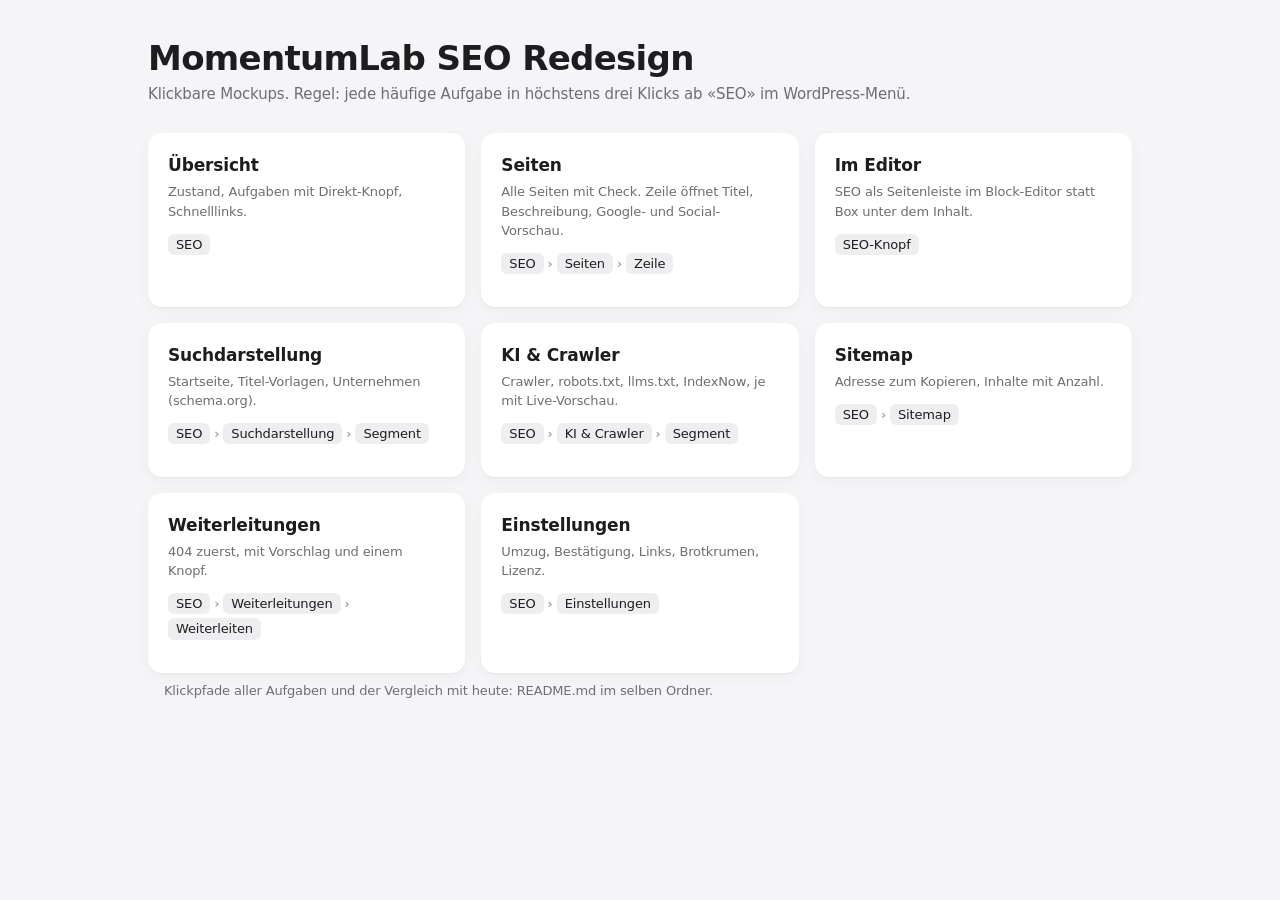
<file: docs/design/index.html>
<!doctype html>
<html lang="de-CH">
<head>
<meta charset="utf-8">
<meta name="viewport" content="width=device-width, initial-scale=1">
<title>MomentumLab SEO Redesign</title>
<link rel="stylesheet" href="assets/mockup.css">
</head>
<body>
<main class="page" style="margin:0 auto">
	<header class="page-head">
		<div>
			<h1>MomentumLab SEO Redesign</h1>
			<p>Klickbare Mockups. Regel: jede häufige Aufgabe in höchstens drei Klicks ab «SEO» im WordPress-Menü.</p>
		</div>
	</header>

	<div class="gallery">
		<a class="card" href="01-uebersicht.html"><h3>Übersicht</h3><p class="sub">Zustand, Aufgaben mit Direkt-Knopf, Schnelllinks.</p><p class="path"><span>SEO</span></p></a>
		<a class="card" href="02-seiten.html"><h3>Seiten</h3><p class="sub">Alle Seiten mit Check. Zeile öffnet Titel, Beschreibung, Google- und Social-Vorschau.</p><p class="path"><span>SEO</span><i>›</i><span>Seiten</span><i>›</i><span>Zeile</span></p></a>
		<a class="card" href="03-editor.html"><h3>Im Editor</h3><p class="sub">SEO als Seitenleiste im Block-Editor statt Box unter dem Inhalt.</p><p class="path"><span>SEO-Knopf</span></p></a>
		<a class="card" href="04-suchdarstellung.html"><h3>Suchdarstellung</h3><p class="sub">Startseite, Titel-Vorlagen, Unternehmen (schema.org).</p><p class="path"><span>SEO</span><i>›</i><span>Suchdarstellung</span><i>›</i><span>Segment</span></p></a>
		<a class="card" href="05-ki-crawler.html"><h3>KI &amp; Crawler</h3><p class="sub">Crawler, robots.txt, llms.txt, IndexNow, je mit Live-Vorschau.</p><p class="path"><span>SEO</span><i>›</i><span>KI &amp; Crawler</span><i>›</i><span>Segment</span></p></a>
		<a class="card" href="06-sitemap.html"><h3>Sitemap</h3><p class="sub">Adresse zum Kopieren, Inhalte mit Anzahl.</p><p class="path"><span>SEO</span><i>›</i><span>Sitemap</span></p></a>
		<a class="card" href="07-weiterleitungen.html"><h3>Weiterleitungen</h3><p class="sub">404 zuerst, mit Vorschlag und einem Knopf.</p><p class="path"><span>SEO</span><i>›</i><span>Weiterleitungen</span><i>›</i><span>Weiterleiten</span></p></a>
		<a class="card" href="08-einstellungen.html"><h3>Einstellungen</h3><p class="sub">Umzug, Bestätigung, Links, Brotkrumen, Lizenz.</p><p class="path"><span>SEO</span><i>›</i><span>Einstellungen</span></p></a>
	</div>
	<p class="hint">Klickpfade aller Aufgaben und der Vergleich mit heute: README.md im selben Ordner.</p>
</main>
</body>
</html>
</file>
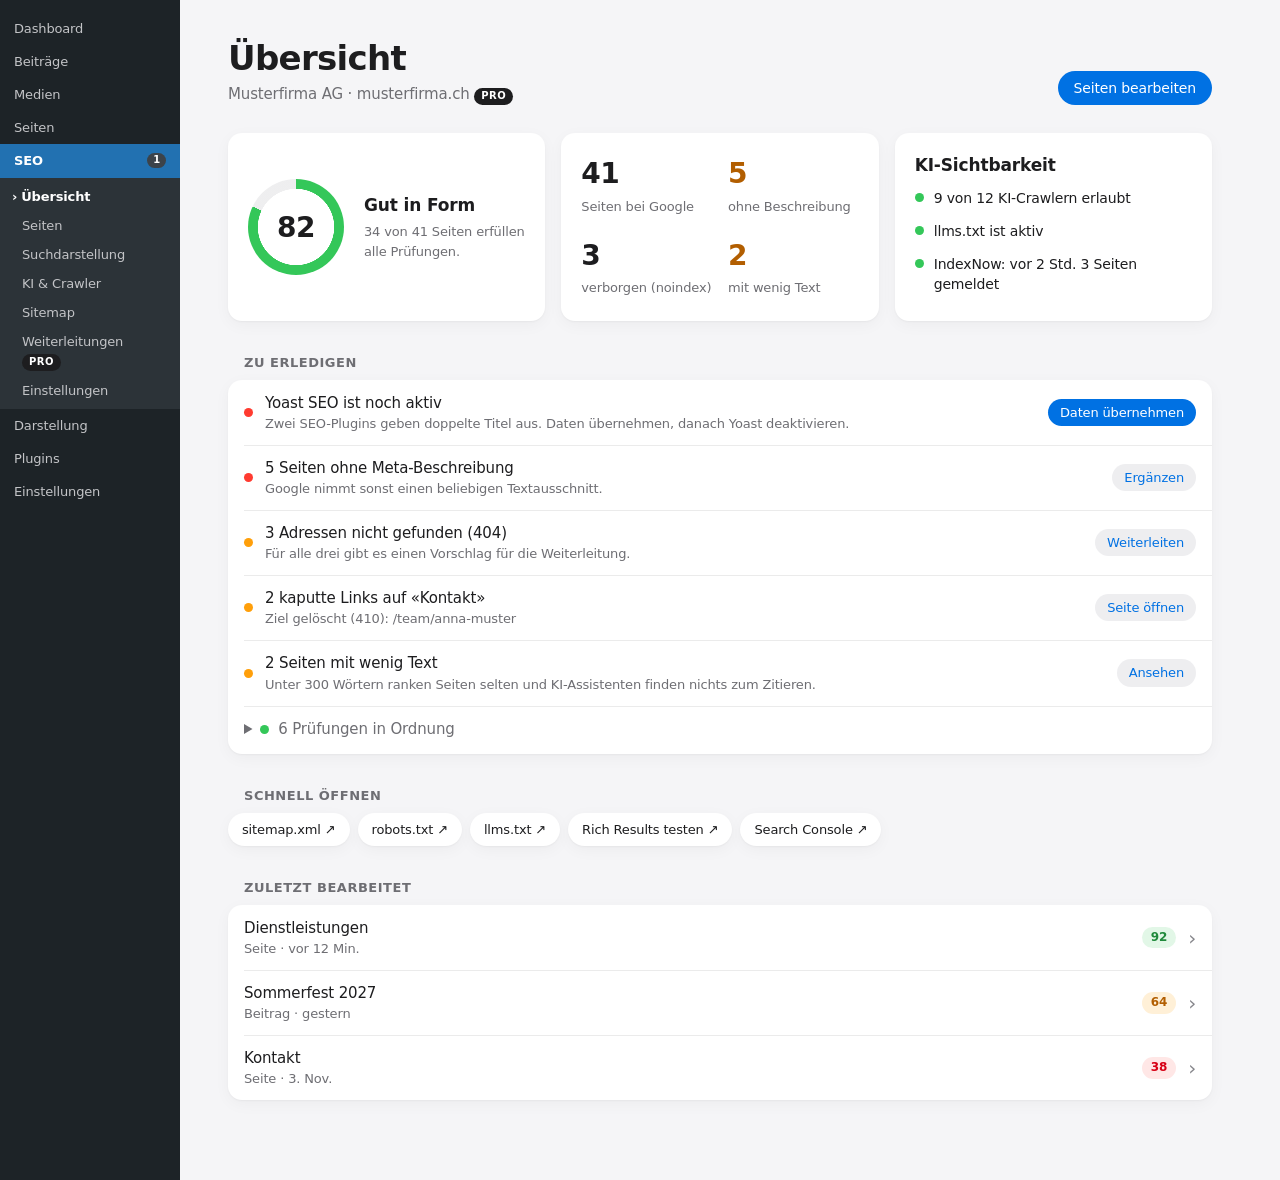
<file: docs/design/01-uebersicht.html>
<!doctype html>
<html lang="de-CH">
<head>
<meta charset="utf-8">
<meta name="viewport" content="width=device-width, initial-scale=1">
<title>SEO Übersicht – Mockup</title>
<link rel="stylesheet" href="assets/mockup.css">
<script src="assets/mockup.js" defer></script>
</head>
<body>
<div class="wp">
	<nav class="wp-menu" data-here="uebersicht" aria-label="WordPress-Menü"></nav>

	<main class="page">
		<header class="page-head">
			<div>
				<h1>Übersicht</h1>
				<p>Musterfirma AG · musterfirma.ch <span class="badge pro">Pro</span></p>
			</div>
			<a class="btn primary" href="02-seiten.html">Seiten bearbeiten</a>
		</header>

		<div class="grid grid-3">
			<section class="card score" aria-label="SEO-Zustand">
				<div class="ring" style="--p: 82"><b>82</b></div>
				<div>
					<h3>Gut in Form</h3>
					<p class="sub">34 von 41 Seiten erfüllen alle Prüfungen.</p>
				</div>
			</section>
			<section class="card grid grid-2" aria-label="Seiten">
				<div class="stat"><b>41</b><span>Seiten bei Google</span></div>
				<div class="stat"><b style="color:var(--ok)">5</b><span>ohne Beschreibung</span></div>
				<div class="stat"><b>3</b><span>verborgen (noindex)</span></div>
				<div class="stat"><b style="color:var(--ok)">2</b><span>mit wenig Text</span></div>
			</section>
			<section class="card" aria-label="KI-Sichtbarkeit">
				<h3>KI-Sichtbarkeit</h3>
				<ul class="checks">
					<li><span class="dot good"></span>9 von 12 KI-Crawlern erlaubt</li>
					<li><span class="dot good"></span>llms.txt ist aktiv</li>
					<li><span class="dot good"></span>IndexNow: vor 2 Std. 3 Seiten gemeldet</li>
				</ul>
			</section>
		</div>

		<h2 class="section">Zu erledigen</h2>
		<div class="group">
			<div class="row">
				<span class="dot bad"></span>
				<div class="label">Yoast SEO ist noch aktiv<small>Zwei SEO-Plugins geben doppelte Titel aus. Daten übernehmen, danach Yoast deaktivieren.</small></div>
				<a class="btn small primary" href="08-einstellungen.html">Daten übernehmen</a>
			</div>
			<div class="row">
				<span class="dot bad"></span>
				<div class="label">5 Seiten ohne Meta-Beschreibung<small>Google nimmt sonst einen beliebigen Textausschnitt.</small></div>
				<a class="btn small" href="02-seiten.html#bearbeiten">Ergänzen</a>
			</div>
			<div class="row">
				<span class="dot ok"></span>
				<div class="label">3 Adressen nicht gefunden (404)<small>Für alle drei gibt es einen Vorschlag für die Weiterleitung.</small></div>
				<a class="btn small" href="07-weiterleitungen.html">Weiterleiten</a>
			</div>
			<div class="row">
				<span class="dot ok"></span>
				<div class="label">2 kaputte Links auf «Kontakt»<small>Ziel gelöscht (410): /team/anna-muster</small></div>
				<a class="btn small" href="03-editor.html">Seite öffnen</a>
			</div>
			<div class="row">
				<span class="dot ok"></span>
				<div class="label">2 Seiten mit wenig Text<small>Unter 300 Wörtern ranken Seiten selten und KI-Assistenten finden nichts zum Zitieren.</small></div>
				<a class="btn small" href="02-seiten.html">Ansehen</a>
			</div>
			<details class="row stack">
				<summary style="cursor:pointer;color:var(--text-2)"><span class="dot good"></span>&nbsp; 6 Prüfungen in Ordnung</summary>
				<ul class="checks" style="margin-top:8px">
					<li><span class="dot good"></span>Suchmaschinen dürfen die Website indexieren.</li>
					<li><span class="dot good"></span>Lesbare Adressen (Permalinks) sind aktiv.</li>
					<li><span class="dot good"></span>Die Website nutzt HTTPS.</li>
					<li><span class="dot good"></span>robots.txt wird im Hauptverzeichnis ausgeliefert.</li>
					<li><span class="dot good"></span>Google, Bing und KI-Crawler erreichen die Website (geprüft heute 08:12).</li>
					<li><span class="dot good"></span>Google Search Console ist bestätigt.</li>
				</ul>
			</details>
		</div>

		<h2 class="section">Schnell öffnen</h2>
		<div class="chips">
			<a class="chip" href="#">sitemap.xml ↗</a>
			<a class="chip" href="#">robots.txt ↗</a>
			<a class="chip" href="#">llms.txt ↗</a>
			<a class="chip" href="#">Rich Results testen ↗</a>
			<a class="chip" href="#">Search Console ↗</a>
		</div>

		<h2 class="section">Zuletzt bearbeitet</h2>
		<div class="group">
			<a class="row link" href="02-seiten.html#bearbeiten" style="color:inherit;text-decoration:none">
				<div class="label">Dienstleistungen<small>Seite · vor 12 Min.</small></div>
				<span class="badge good">92</span>
			</a>
			<a class="row link" href="02-seiten.html#bearbeiten" style="color:inherit;text-decoration:none">
				<div class="label">Sommerfest 2027<small>Beitrag · gestern</small></div>
				<span class="badge ok">64</span>
			</a>
			<a class="row link" href="02-seiten.html#bearbeiten" style="color:inherit;text-decoration:none">
				<div class="label">Kontakt<small>Seite · 3. Nov.</small></div>
				<span class="badge bad">38</span>
			</a>
		</div>
	</main>
</div>
</body>
</html>
</file>
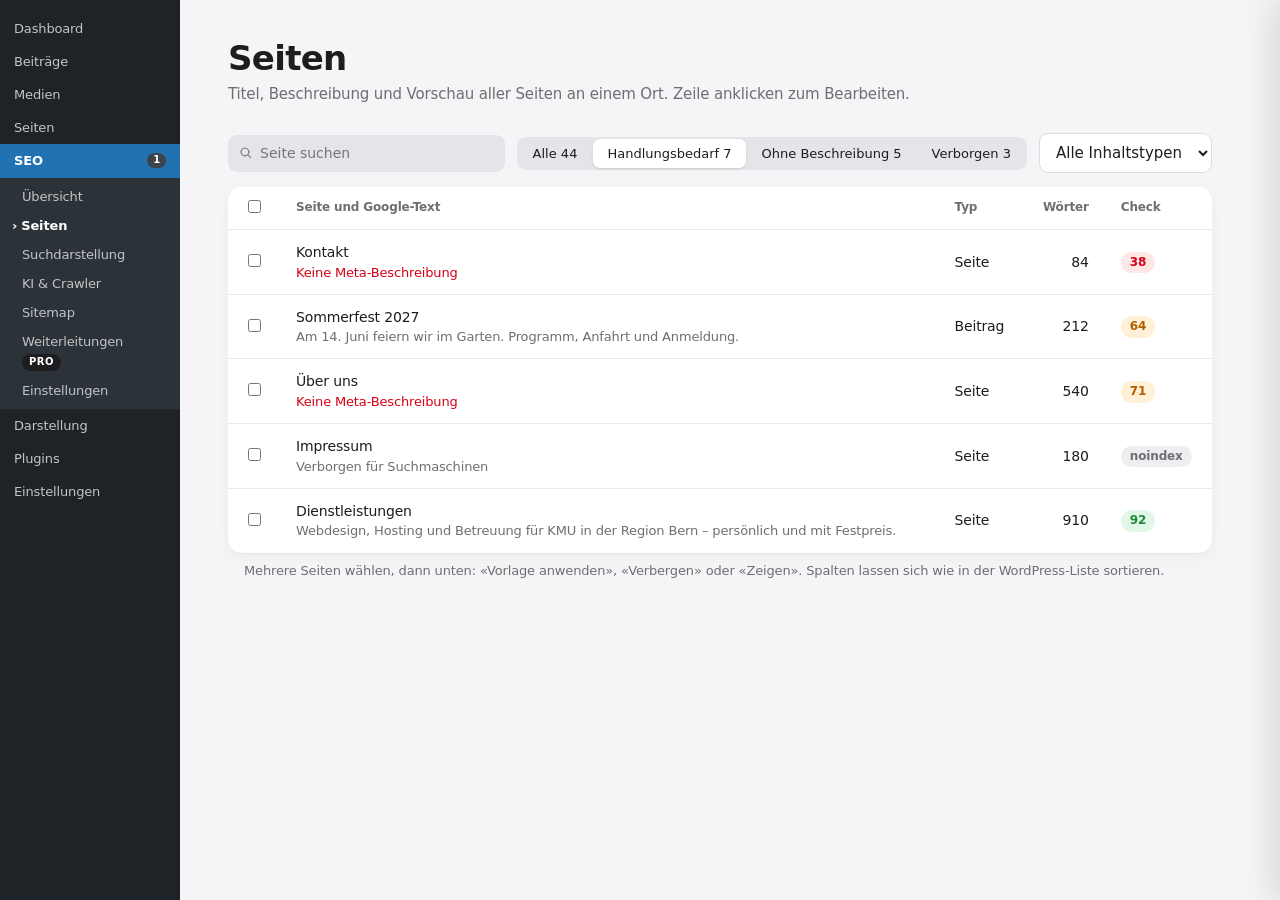
<file: docs/design/02-seiten.html>
<!doctype html>
<html lang="de-CH">
<head>
<meta charset="utf-8">
<meta name="viewport" content="width=device-width, initial-scale=1">
<title>SEO Seiten – Mockup</title>
<link rel="stylesheet" href="assets/mockup.css">
<script src="assets/mockup.js" defer></script>
</head>
<body>
<div class="wp">
	<nav class="wp-menu" data-here="seiten" aria-label="WordPress-Menü"></nav>

	<main class="page">
		<header class="page-head">
			<div>
				<h1>Seiten</h1>
				<p>Titel, Beschreibung und Vorschau aller Seiten an einem Ort. Zeile anklicken zum Bearbeiten.</p>
			</div>
		</header>

		<div class="toolbar">
			<input class="search" type="search" placeholder="Seite suchen" aria-label="Seite suchen">
			<div class="seg" role="tablist" data-scope="none" aria-label="Filter">
				<button data-seg="alle" aria-selected="false">Alle 44</button>
				<button data-seg="todo" aria-selected="true">Handlungsbedarf 7</button>
				<button data-seg="leer" aria-selected="false">Ohne Beschreibung 5</button>
				<button data-seg="noindex" aria-selected="false">Verborgen 3</button>
			</div>
			<select aria-label="Inhaltstyp" style="width:auto">
				<option>Alle Inhaltstypen</option><option>Seiten</option><option>Beiträge</option><option>Produkte</option><option>Kategorien</option>
			</select>
		</div>

		<div class="group">
			<table class="list">
				<thead>
					<tr>
						<th style="width:32px"><input type="checkbox" aria-label="Alle wählen"></th>
						<th>Seite und Google-Text</th>
						<th class="hide-s">Typ</th>
						<th class="hide-s num">Wörter</th>
						<th>Check</th>
					</tr>
				</thead>
				<tbody>
					<tr data-open-sheet="Kontakt">
						<td><input type="checkbox" aria-label="Kontakt wählen" onclick="event.stopPropagation()"></td>
						<td><div class="t">Kontakt</div><div class="d" style="color:var(--bad)">Keine Meta-Beschreibung</div></td>
						<td class="hide-s">Seite</td><td class="hide-s num">84</td>
						<td><span class="badge bad">38</span></td>
					</tr>
					<tr data-open-sheet="Sommerfest 2027">
						<td><input type="checkbox" aria-label="Sommerfest wählen" onclick="event.stopPropagation()"></td>
						<td><div class="t">Sommerfest 2027</div><div class="d">Am 14. Juni feiern wir im Garten. Programm, Anfahrt und Anmeldung.</div></td>
						<td class="hide-s">Beitrag</td><td class="hide-s num">212</td>
						<td><span class="badge ok">64</span></td>
					</tr>
					<tr data-open-sheet="Über uns">
						<td><input type="checkbox" aria-label="Über uns wählen" onclick="event.stopPropagation()"></td>
						<td><div class="t">Über uns</div><div class="d" style="color:var(--bad)">Keine Meta-Beschreibung</div></td>
						<td class="hide-s">Seite</td><td class="hide-s num">540</td>
						<td><span class="badge ok">71</span></td>
					</tr>
					<tr data-open-sheet="Impressum">
						<td><input type="checkbox" aria-label="Impressum wählen" onclick="event.stopPropagation()"></td>
						<td><div class="t">Impressum</div><div class="d">Verborgen für Suchmaschinen</div></td>
						<td class="hide-s">Seite</td><td class="hide-s num">180</td>
						<td><span class="badge">noindex</span></td>
					</tr>
					<tr data-open-sheet="Dienstleistungen">
						<td><input type="checkbox" aria-label="Dienstleistungen wählen" onclick="event.stopPropagation()"></td>
						<td><div class="t">Dienstleistungen</div><div class="d">Webdesign, Hosting und Betreuung für KMU in der Region Bern – persönlich und mit Festpreis.</div></td>
						<td class="hide-s">Seite</td><td class="hide-s num">910</td>
						<td><span class="badge good">92</span></td>
					</tr>
				</tbody>
			</table>
		</div>
		<p class="hint">Mehrere Seiten wählen, dann unten: «Vorlage anwenden», «Verbergen» oder «Zeigen». Spalten lassen sich wie in der WordPress-Liste sortieren.</p>
	</main>
</div>

<!-- Sheet: alles für eine Seite auf einem Blick, ohne Reiter. -->
<div class="scrim" data-close-sheet></div>
<aside class="sheet" role="dialog" aria-modal="true" aria-labelledby="sheet-title">
	<div class="sheet-head">
		<button class="btn plain" data-close-sheet>Abbrechen</button>
		<h2 id="sheet-title" data-sheet-title>Kontakt</h2>
		<div style="display:flex;gap:8px">
			<a class="btn small hide-s" href="03-editor.html">Im Editor ↗</a>
			<button class="btn small primary" data-close-sheet>Sichern</button>
		</div>
	</div>
	<div class="sheet-body">
		<div>
			<label class="field">
				<span>SEO-Titel <em></em></span>
				<input type="text" data-bind="title" data-min="30" data-max="60" value="Kontakt – Musterfirma AG in Bern">
				<div class="meter"><i></i></div>
			</label>
			<label class="field">
				<span>Meta-Beschreibung <em></em></span>
				<textarea data-bind="desc" data-min="120" data-max="160" placeholder="Worum geht es auf der Seite? 120 bis 160 Zeichen."></textarea>
				<div class="meter"><i></i></div>
			</label>
			<label class="field">
				<span>Fokus-Keyword</span>
				<input type="text" value="Webdesign Bern">
			</label>

			<div class="group">
				<div class="row">
					<div class="label">Bei Google zeigen<small>Aus: Die Seite erhält noindex.</small></div>
					<label class="switch"><input type="checkbox" checked aria-label="Bei Google zeigen"><span></span></label>
				</div>
				<div class="row">
					<div class="label">In llms.txt für KI-Assistenten</div>
					<select class="inline-input" aria-label="llms.txt"><option>Unter Seiten</option><option>Optional</option><option>Nicht aufführen</option></select>
				</div>
				<details class="row stack">
					<summary style="cursor:pointer">Erweitert</summary>
					<div style="margin-top:12px">
						<label class="field"><span>Canonical-Adresse</span><input type="url" placeholder="Nur wenn der Inhalt auch unter einer anderen Adresse steht"></label>
						<label class="field"><span>Seitentyp (schema.org)</span><select><option>Webseite (Standard)</option><option>Kontaktseite</option><option>Über-uns-Seite</option><option>FAQ-Seite</option></select></label>
						<label class="field"><span>Titel in den Brotkrumen</span><input type="text" placeholder="Kontakt"></label>
					</div>
				</details>
			</div>
		</div>

		<div>
			<h2 class="section" style="margin-top:0">Google-Vorschau</h2>
			<div class="card serp">
				<div class="site"><span class="fav">M</span><div>Musterfirma AG<div class="crumb">musterfirma.ch › kontakt</div></div></div>
				<div class="title" data-show="title"></div>
				<div class="desc" data-show="desc" data-empty="Musterfirma AG · Bahnhofstrasse 1 · 3000 Bern · Telefon 031 123 45 67 · Schreiben Sie uns, wir antworten innert eines Arbeitstages …"></div>
			</div>

			<h2 class="section">Social-Vorschau</h2>
			<div class="og">
				<div class="img">Musterfirma</div>
				<div class="meta">
					<div class="host">musterfirma.ch</div>
					<div class="ttl" data-show="title"></div>
					<div class="dsc" data-show="desc" data-empty="Musterfirma AG · Bahnhofstrasse 1 · 3000 Bern"></div>
				</div>
			</div>
			<p class="hint"><a href="#">Eigenes Bild oder eigenen Text für Social Media</a></p>

			<h2 class="section">SEO-Check</h2>
			<div class="card">
				<ul class="checks">
					<li><span class="dot bad"></span>Meta-Beschreibung fehlt.</li>
					<li><span class="dot bad"></span>Nur 84 Wörter. Ab 300 Wörtern kann eine Seite eine Frage gut beantworten.</li>
					<li><span class="dot ok"></span>Fokus-Keyword nicht in der ersten Überschrift.</li>
					<li><span class="dot good"></span>Titel hat eine gute Länge.</li>
					<li><span class="dot good"></span>Social-Bild vorhanden.</li>
				</ul>
			</div>

			<h2 class="section">Rich Results (schema.org)</h2>
			<div class="group">
				<div class="row"><span class="dot good"></span><div class="label">Brotkrumen</div><span class="value">Start › Kontakt</span></div>
				<div class="row"><span class="dot good"></span><div class="label">Unternehmen mit Adresse</div><span class="value">aus Suchdarstellung</span></div>
				<div class="row"><span class="dot"></span><div class="label">Event oder eigenes Schema</div><span class="badge pro">Pro</span></div>
			</div>
		</div>
	</div>
</aside>
</body>
</html>
</file>
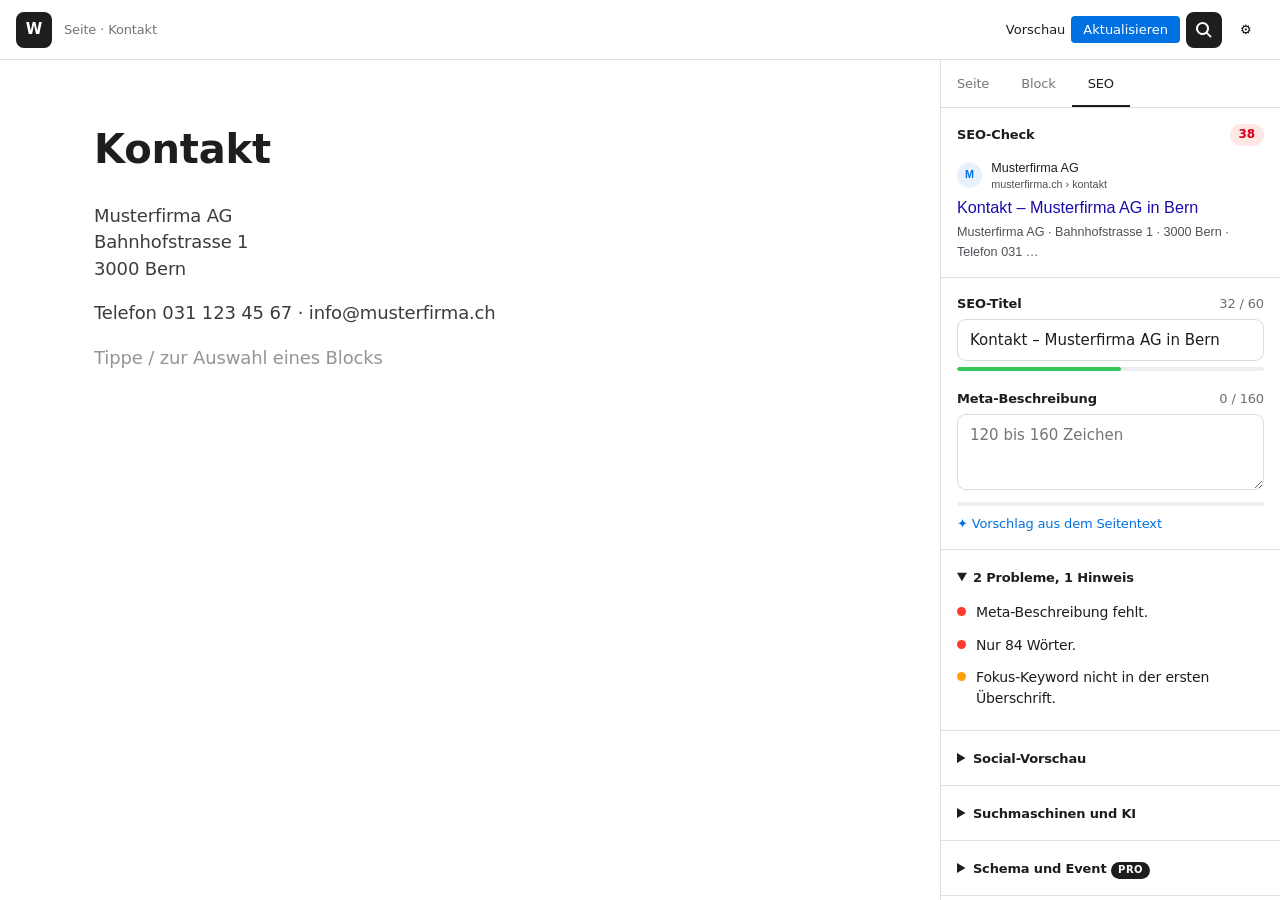
<file: docs/design/03-editor.html>
<!doctype html>
<html lang="de-CH">
<head>
<meta charset="utf-8">
<meta name="viewport" content="width=device-width, initial-scale=1">
<title>SEO im Editor – Mockup</title>
<link rel="stylesheet" href="assets/mockup.css">
<script src="assets/mockup.js" defer></script>
</head>
<body>
<div class="editor">
	<header class="editor-top">
		<div style="display:flex;align-items:center;gap:12px">
			<a href="01-uebersicht.html" class="icon-btn" style="background:#1e1e1e;color:#fff;font-weight:700" aria-label="Zurück">W</a>
			<span style="color:#757575;font-size:13px">Seite · Kontakt</span>
		</div>
		<div style="display:flex;align-items:center;gap:6px">
			<button class="btn small plain" style="color:#1e1e1e">Vorschau</button>
			<button class="btn small primary" style="border-radius:4px">Aktualisieren</button>
			<button class="icon-btn on" aria-pressed="true" aria-label="SEO (Klick 1)" title="SEO – Punktzahl 38">
				<svg width="20" height="20" viewBox="0 0 20 20" aria-hidden="true"><path fill="currentColor" d="M8.5 2a6.5 6.5 0 0 1 5.2 10.4l4 4-1.3 1.3-4-4A6.5 6.5 0 1 1 8.5 2Zm0 2a4.5 4.5 0 1 0 0 9 4.5 4.5 0 0 0 0-9Z"/></svg>
			</button>
			<button class="icon-btn" aria-label="Einstellungen">⚙︎</button>
		</div>
	</header>

	<section class="editor-canvas" aria-label="Inhalt">
		<h1>Kontakt</h1>
		<p>Musterfirma AG<br>Bahnhofstrasse 1<br>3000 Bern</p>
		<p>Telefon 031 123 45 67 · info@musterfirma.ch</p>
		<p style="color:#949494">Tippe / zur Auswahl eines Blocks</p>
	</section>

	<aside class="editor-side" aria-label="SEO">
		<div class="side-tabs"><span>Seite</span><span>Block</span><span class="on">SEO</span></div>

		<div class="panel">
			<h4>SEO-Check <span class="badge bad">38</span></h4>
			<div class="serp" style="transform:scale(.9);transform-origin:left top;margin-bottom:-12px">
				<div class="site"><span class="fav">M</span><div>Musterfirma AG<div class="crumb">musterfirma.ch › kontakt</div></div></div>
				<div class="title" data-show="title" style="font-size:18px"></div>
				<div class="desc" data-show="desc" data-empty="Musterfirma AG · Bahnhofstrasse 1 · 3000 Bern · Telefon 031 …"></div>
			</div>
		</div>

		<div class="panel">
			<label class="field">
				<span>SEO-Titel <em></em></span>
				<input type="text" data-bind="title" data-min="30" data-max="60" value="Kontakt – Musterfirma AG in Bern">
				<div class="meter"><i></i></div>
			</label>
			<label class="field" style="margin-bottom:0">
				<span>Meta-Beschreibung <em></em></span>
				<textarea data-bind="desc" data-min="120" data-max="160" placeholder="120 bis 160 Zeichen"></textarea>
				<div class="meter"><i></i></div>
			</label>
			<p class="hint" style="margin:8px 0 0"><a href="#">✦ Vorschlag aus dem Seitentext</a></p>
		</div>

		<details class="panel" open>
			<summary><b style="font-size:13px">2 Probleme, 1 Hinweis</b></summary>
			<ul class="checks" style="margin-top:8px">
				<li><span class="dot bad"></span>Meta-Beschreibung fehlt.</li>
				<li><span class="dot bad"></span>Nur 84 Wörter.</li>
				<li><span class="dot ok"></span>Fokus-Keyword nicht in der ersten Überschrift.</li>
			</ul>
		</details>

		<details class="panel">
			<summary><b style="font-size:13px">Social-Vorschau</b></summary>
			<div class="og" style="margin-top:12px">
				<div class="img" style="font-size:16px">Musterfirma</div>
				<div class="meta"><div class="host">musterfirma.ch</div><div class="ttl" data-show="title"></div></div>
			</div>
		</details>

		<details class="panel">
			<summary><b style="font-size:13px">Suchmaschinen und KI</b></summary>
			<div class="row" style="padding:12px 0 0"><div class="label">Bei Google zeigen</div><label class="switch"><input type="checkbox" checked aria-label="Bei Google zeigen"><span></span></label></div>
			<div class="row" style="padding:12px 0 0"><div class="label">In llms.txt</div><span class="value">Unter Seiten</span></div>
		</details>

		<details class="panel">
			<summary><b style="font-size:13px">Schema und Event</b> <span class="badge pro">Pro</span></summary>
			<p class="hint" style="margin:8px 0 0">Seitentyp, Event mit Datum und Ort, eigenes JSON-LD.</p>
		</details>
	</aside>
</div>
</body>
</html>
</file>
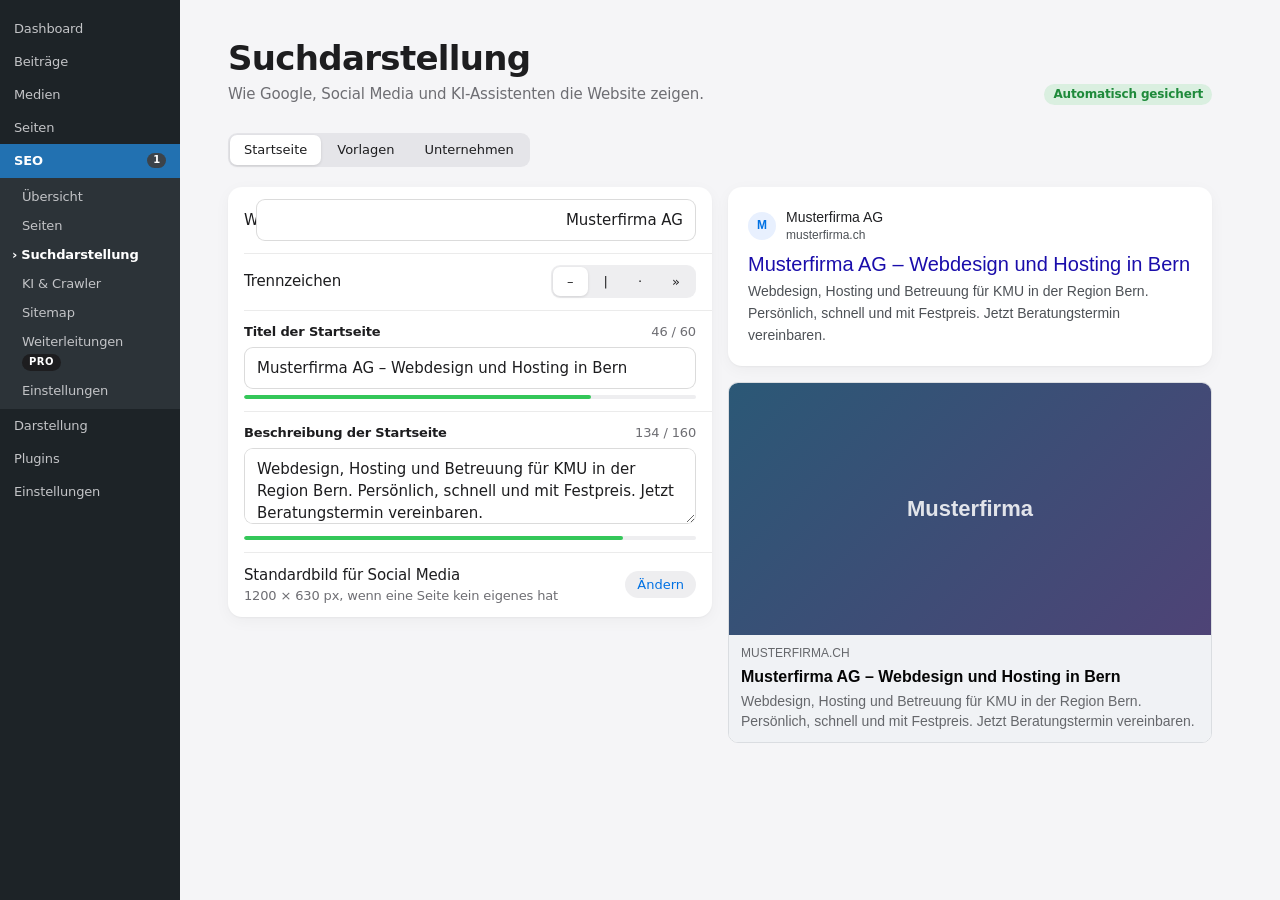
<file: docs/design/04-suchdarstellung.html>
<!doctype html>
<html lang="de-CH">
<head>
<meta charset="utf-8">
<meta name="viewport" content="width=device-width, initial-scale=1">
<title>Suchdarstellung – Mockup</title>
<link rel="stylesheet" href="assets/mockup.css">
<script src="assets/mockup.js" defer></script>
</head>
<body>
<div class="wp">
	<nav class="wp-menu" data-here="suche" aria-label="WordPress-Menü"></nav>

	<main class="page" id="suche">
		<header class="page-head">
			<div>
				<h1>Suchdarstellung</h1>
				<p>Wie Google, Social Media und KI-Assistenten die Website zeigen.</p>
			</div>
			<span class="badge good">Automatisch gesichert</span>
		</header>

		<div class="seg" role="tablist" data-scope="suche" aria-label="Bereich">
			<button data-seg="startseite" aria-selected="true">Startseite</button>
			<button data-seg="vorlagen" aria-selected="false">Vorlagen</button>
			<button data-seg="unternehmen" aria-selected="false">Unternehmen</button>
		</div>

		<!-- Startseite -->
		<div data-panel="startseite">
			<div class="grid grid-2" style="margin-top:20px">
				<div>
					<div class="group">
						<div class="row"><div class="label">Websitename</div><input class="inline-input" type="text" value="Musterfirma AG" aria-label="Websitename"></div>
						<div class="row"><div class="label">Trennzeichen</div>
							<div class="seg" data-scope="none" aria-label="Trennzeichen"><button data-seg="a" aria-selected="true">–</button><button data-seg="b" aria-selected="false">|</button><button data-seg="c" aria-selected="false">·</button><button data-seg="d" aria-selected="false">»</button></div>
						</div>
						<div class="row stack">
							<label class="field" style="margin:0"><span>Titel der Startseite <em></em></span><input type="text" data-bind="title" data-min="30" data-max="60" value="Musterfirma AG – Webdesign und Hosting in Bern"><div class="meter"><i></i></div></label>
						</div>
						<div class="row stack">
							<label class="field" style="margin:0"><span>Beschreibung der Startseite <em></em></span><textarea data-bind="desc" data-min="120" data-max="160">Webdesign, Hosting und Betreuung für KMU in der Region Bern. Persönlich, schnell und mit Festpreis. Jetzt Beratungstermin vereinbaren.</textarea><div class="meter"><i></i></div></label>
						</div>
						<div class="row"><div class="label">Standardbild für Social Media<small>1200 × 630 px, wenn eine Seite kein eigenes hat</small></div><button class="btn small">Ändern</button></div>
					</div>
				</div>
				<div>
					<div class="card serp">
						<div class="site"><span class="fav">M</span><div>Musterfirma AG<div class="crumb">musterfirma.ch</div></div></div>
						<div class="title" data-show="title"></div>
						<div class="desc" data-show="desc"></div>
					</div>
					<div class="og" style="margin-top:16px">
						<div class="img">Musterfirma</div>
						<div class="meta"><div class="host">musterfirma.ch</div><div class="ttl" data-show="title"></div><div class="dsc" data-show="desc"></div></div>
					</div>
				</div>
			</div>
		</div>

		<!-- Vorlagen -->
		<div data-panel="vorlagen" hidden>
			<p class="hint" style="margin:16px 16px 0">Gilt für alle Seiten ohne eigenen Titel. Variablen antippen, um sie einzufügen: <code>%title%</code> <code>%sep%</code> <code>%sitename%</code> <code>%category%</code> <code>%currentyear%</code></p>
			<h2 class="section">Inhaltstypen</h2>
			<div class="group">
				<div class="row link"><div class="label">Seiten<small>%title% %sep% %sitename%</small></div><span class="badge good">bei Google</span></div>
				<div class="row link"><div class="label">Beiträge<small>%title% %sep% %category% %sep% %sitename% · Artikeltyp: BlogPosting</small></div><span class="badge good">bei Google</span></div>
				<div class="row link"><div class="label">Produkte<small>%title% – jetzt kaufen %sep% %sitename%</small></div><span class="badge good">bei Google</span></div>
				<div class="row link"><div class="label">Kategorien<small>%term% %sep% %sitename%</small></div><span class="badge good">bei Google</span></div>
				<div class="row link"><div class="label">Schlagwörter</div><span class="badge">verborgen</span></div>
			</div>
			<h2 class="section">Archive</h2>
			<div class="group">
				<div class="row"><div class="label">Autorenseiten</div><select class="inline-input" aria-label="Autorenseiten"><option>Verbergen</option><option>Zeigen</option><option>Abschalten</option></select></div>
				<div class="row"><div class="label">Datumsarchive</div><select class="inline-input" aria-label="Datumsarchive"><option>Abschalten</option><option>Verbergen</option><option>Zeigen</option></select></div>
				<div class="row"><div class="label">Leere Kategorien und Schlagwörter verbergen</div><label class="switch"><input type="checkbox" checked aria-label="Leere verbergen"><span></span></label></div>
			</div>
		</div>

		<!-- Unternehmen -->
		<div data-panel="unternehmen" hidden>
			<div class="grid grid-2" style="margin-top:20px">
				<div>
					<div class="group">
						<div class="row"><div class="label">Art</div><select class="inline-input" aria-label="Art"><option>Dienstleister (ProfessionalService)</option><option>Organisation</option><option>Person</option><option>Restaurant</option></select></div>
						<div class="row"><div class="label">Name</div><input class="inline-input" type="text" value="Musterfirma AG" aria-label="Name"></div>
						<div class="row"><div class="label">Logo</div><button class="btn small">Ändern</button></div>
						<div class="row"><div class="label">Adresse</div><span class="value">Bahnhofstrasse 1, 3000 Bern ›</span></div>
						<div class="row"><div class="label">Öffnungszeiten</div><input class="inline-input" type="text" value="Mo-Fr 08:00-12:00, 13:30-17:30" aria-label="Öffnungszeiten"></div>
						<div class="row"><div class="label">Telefon und E-Mail</div><span class="value">031 123 45 67 ›</span></div>
						<div class="row"><div class="label">Profile</div><span class="value">LinkedIn, Instagram ›</span></div>
					</div>
					<p class="hint">Google nutzt das für das Firmenprofil rechts in der Suche, KI-Assistenten für Fragen zu Ihnen.</p>
				</div>
				<div>
					<div class="card">
						<h3>Musterfirma AG</h3>
						<p class="sub">Webdesign-Agentur in Bern</p>
						<ul class="checks" style="margin-top:10px">
							<li>📍 Bahnhofstrasse 1, 3000 Bern</li>
							<li>🕘 Geöffnet · schliesst um 17:30</li>
							<li>📞 031 123 45 67</li>
						</ul>
					</div>
					<details class="card" style="margin-top:16px">
						<summary style="cursor:pointer;font-weight:600">schema.org (JSON-LD) ansehen</summary>
						<pre class="code" style="margin-top:12px"><span class="k">"@type"</span>: <span class="g">"ProfessionalService"</span>,
<span class="k">"name"</span>: <span class="g">"Musterfirma AG"</span>,
<span class="k">"openingHoursSpecification"</span>: [ … ],
<span class="k">"address"</span>: { <span class="k">"addressLocality"</span>: <span class="g">"Bern"</span> }</pre>
					</details>
				</div>
			</div>
		</div>
	</main>
</div>
</body>
</html>
</file>
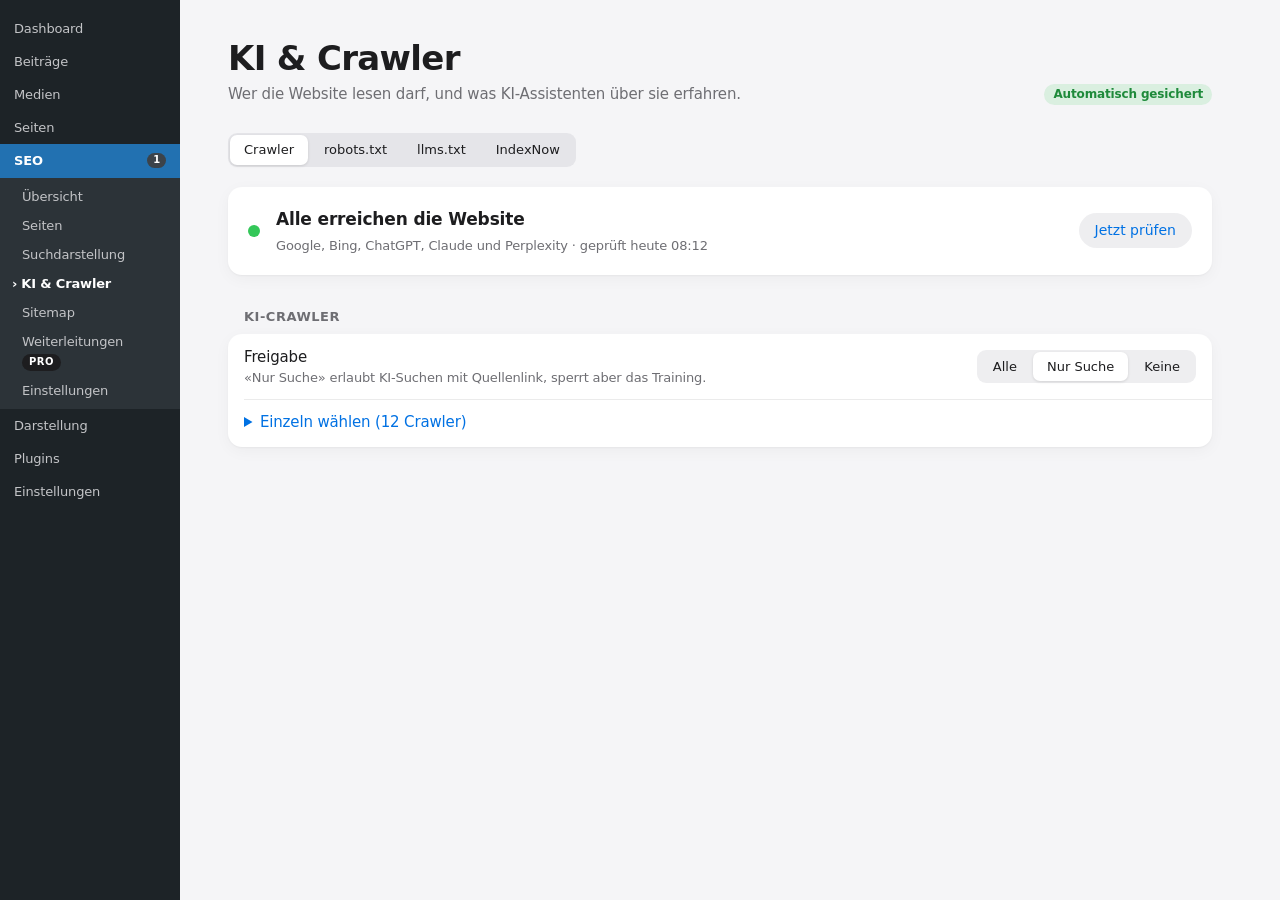
<file: docs/design/05-ki-crawler.html>
<!doctype html>
<html lang="de-CH">
<head>
<meta charset="utf-8">
<meta name="viewport" content="width=device-width, initial-scale=1">
<title>KI und Crawler – Mockup</title>
<link rel="stylesheet" href="assets/mockup.css">
<script src="assets/mockup.js" defer></script>
</head>
<body>
<div class="wp">
	<nav class="wp-menu" data-here="ki" aria-label="WordPress-Menü"></nav>

	<main class="page" id="ki">
		<header class="page-head">
			<div>
				<h1>KI &amp; Crawler</h1>
				<p>Wer die Website lesen darf, und was KI-Assistenten über sie erfahren.</p>
			</div>
			<span class="badge good">Automatisch gesichert</span>
		</header>

		<div class="seg" role="tablist" data-scope="ki" aria-label="Bereich">
			<button data-seg="crawler" aria-selected="true">Crawler</button>
			<button data-seg="robots" aria-selected="false">robots.txt</button>
			<button data-seg="llms" aria-selected="false">llms.txt</button>
			<button data-seg="indexnow" aria-selected="false">IndexNow</button>
		</div>

		<!-- Crawler -->
		<div data-panel="crawler">
			<div class="card" style="margin-top:20px;display:flex;align-items:center;gap:16px;flex-wrap:wrap">
				<span class="dot good" style="width:12px;height:12px"></span>
				<div style="flex:1">
					<h3>Alle erreichen die Website</h3>
					<p class="sub">Google, Bing, ChatGPT, Claude und Perplexity · geprüft heute 08:12</p>
				</div>
				<button class="btn">Jetzt prüfen</button>
			</div>

			<h2 class="section">KI-Crawler</h2>
			<div class="group">
				<div class="row">
					<div class="label">Freigabe<small>«Nur Suche» erlaubt KI-Suchen mit Quellenlink, sperrt aber das Training.</small></div>
					<div class="seg" data-scope="none" aria-label="Freigabe">
						<button data-seg="all" aria-selected="false">Alle</button>
						<button data-seg="search" aria-selected="true">Nur Suche</button>
						<button data-seg="none" aria-selected="false">Keine</button>
					</div>
				</div>
				<details class="row stack">
					<summary style="cursor:pointer;color:var(--blue)">Einzeln wählen (12 Crawler)</summary>
					<div style="margin-top:8px">
						<div class="row"><div class="label">OpenAI<small>ChatGPT-Suche, ChatGPT-Browsing</small></div><label class="switch"><input type="checkbox" checked aria-label="OpenAI Suche"><span></span></label></div>
						<div class="row"><div class="label">OpenAI Training<small>GPTBot</small></div><label class="switch"><input type="checkbox" aria-label="GPTBot"><span></span></label></div>
						<div class="row"><div class="label">Anthropic<small>Claude-Suche, Claude-Browsing</small></div><label class="switch"><input type="checkbox" checked aria-label="Anthropic Suche"><span></span></label></div>
						<div class="row"><div class="label">Perplexity<small>Suche, Browsing</small></div><label class="switch"><input type="checkbox" checked aria-label="Perplexity"><span></span></label></div>
						<div class="row"><div class="label">Google Gemini Training<small>Google-Extended</small></div><label class="switch"><input type="checkbox" aria-label="Google-Extended"><span></span></label></div>
						<div class="row"><div class="label">Weitere Trainings-Crawler<small>Apple, Meta, Common Crawl, ClaudeBot</small></div><label class="switch"><input type="checkbox" aria-label="Weitere"><span></span></label></div>
					</div>
				</details>
			</div>
		</div>

		<!-- robots.txt -->
		<div data-panel="robots" hidden>
			<div class="grid grid-2" style="margin-top:20px">
				<div>
					<label class="field"><span>Eigene Regeln</span><textarea rows="6" placeholder="Disallow: /intern/"></textarea></label>
					<p class="hint" style="margin:0">Die Regeln für KI-Crawler und die Sitemaps trägt das Plugin selbst ein.</p>
				</div>
				<div>
					<div style="display:flex;justify-content:space-between;align-items:center;margin-bottom:8px"><b>So sieht robots.txt aus</b><a href="#">Öffnen ↗</a></div>
<pre class="code"><span class="k">User-agent:</span> *
<span class="k">Disallow:</span> /wp-admin/
<span class="k">Allow:</span> /wp-admin/admin-ajax.php

<span class="c"># KI-Crawler (MomentumLab SEO)</span>
<span class="k">User-agent:</span> GPTBot
<span class="r">Disallow: /</span>
<span class="k">User-agent:</span> OAI-SearchBot
<span class="g">Allow: /</span>
…
<span class="k">Sitemap:</span> https://musterfirma.ch/wp-sitemap.xml
<span class="k">Sitemap:</span> https://musterfirma.ch/sitemap-images.xml</pre>
				</div>
			</div>
		</div>

		<!-- llms.txt -->
		<div data-panel="llms" hidden>
			<div class="grid grid-2" style="margin-top:20px">
				<div>
					<div class="group">
						<div class="row"><div class="label">llms.txt anbieten</div><label class="switch"><input type="checkbox" checked aria-label="llms.txt"><span></span></label></div>
						<div class="row"><div class="label">llms-full.txt<small>Die ganze Website als Text</small></div><span class="badge pro">Pro</span><label class="switch"><input type="checkbox" checked aria-label="llms-full.txt"><span></span></label></div>
						<div class="row stack"><label class="field" style="margin:0"><span>Zusammenfassung</span><textarea>Musterfirma AG gestaltet und betreut Websites für KMU in der Region Bern.</textarea></label></div>
						<div class="row stack"><label class="field" style="margin:0"><span>Wichtige Fakten</span><textarea>Gegründet 2012 · 8 Mitarbeitende · Festpreis-Angebote</textarea></label></div>
					</div>
					<p class="hint">Welche Seiten erscheinen, wählen Sie pro Seite unter <a href="02-seiten.html">Seiten</a>.</p>
				</div>
				<div>
					<div style="display:flex;justify-content:space-between;align-items:center;margin-bottom:8px"><b>So sieht llms.txt aus</b><a href="#">Öffnen ↗</a></div>
<pre class="code"><span class="k"># Musterfirma AG</span>

&gt; Musterfirma AG gestaltet und betreut Websites für KMU in der Region Bern.

- Gegründet 2012 · 8 Mitarbeitende

<span class="k">## Seiten</span>
- [Dienstleistungen](https://musterfirma.ch/dienstleistungen/): Webdesign, Hosting …
- [Über uns](https://musterfirma.ch/ueber-uns/)
…</pre>
				</div>
			</div>
		</div>

		<!-- IndexNow -->
		<div data-panel="indexnow" hidden>
			<div class="group" style="margin-top:20px">
				<div class="row"><div class="label">Änderungen sofort melden<small>An Bing, Yandex, Seznam und Naver. Bing beliefert auch die ChatGPT-Suche und Copilot.</small></div><label class="switch"><input type="checkbox" checked aria-label="IndexNow"><span></span></label></div>
				<div class="row"><div class="label">Schlüsseldatei</div><a class="mono" href="#">3f9a…c21.txt ↗</a></div>
			</div>
			<h2 class="section">Zuletzt gemeldet</h2>
			<div class="group">
				<div class="row"><span class="dot good"></span><div class="label">Dienstleistungen<small>heute 10:41</small></div><span class="value">angenommen</span></div>
				<div class="row"><span class="dot good"></span><div class="label">Sommerfest 2027<small>gestern 16:02</small></div><span class="value">angenommen</span></div>
				<div class="row"><span class="dot ok"></span><div class="label">Testseite<small>pausiert: Website nicht öffentlich</small></div><span class="value">nicht gesendet</span></div>
			</div>
		</div>
	</main>
</div>
</body>
</html>
</file>
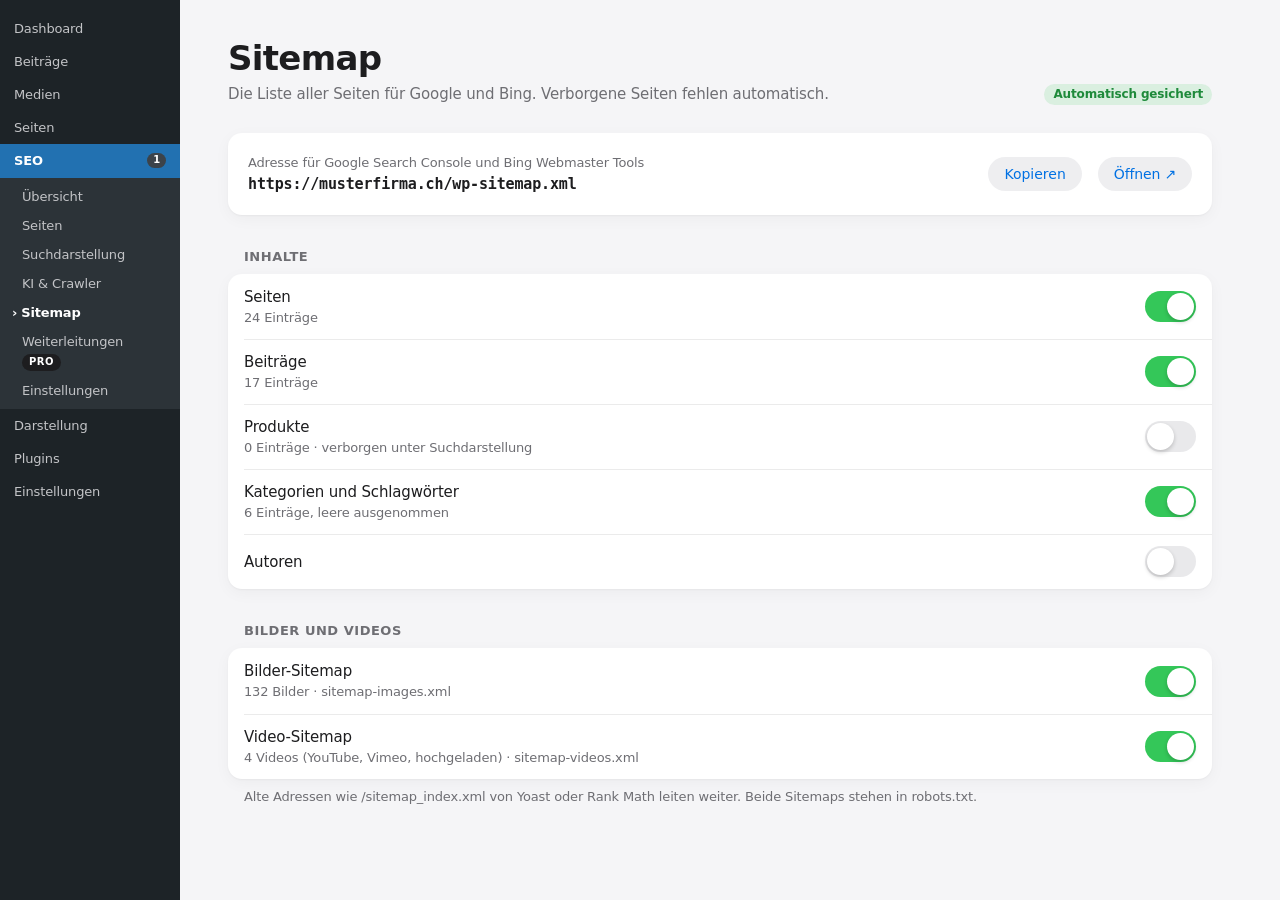
<file: docs/design/06-sitemap.html>
<!doctype html>
<html lang="de-CH">
<head>
<meta charset="utf-8">
<meta name="viewport" content="width=device-width, initial-scale=1">
<title>Sitemap – Mockup</title>
<link rel="stylesheet" href="assets/mockup.css">
<script src="assets/mockup.js" defer></script>
</head>
<body>
<div class="wp">
	<nav class="wp-menu" data-here="sitemap" aria-label="WordPress-Menü"></nav>

	<main class="page">
		<header class="page-head">
			<div>
				<h1>Sitemap</h1>
				<p>Die Liste aller Seiten für Google und Bing. Verborgene Seiten fehlen automatisch.</p>
			</div>
			<span class="badge good">Automatisch gesichert</span>
		</header>

		<div class="card" style="display:flex;gap:16px;align-items:center;flex-wrap:wrap">
			<div style="flex:1;min-width:220px">
				<p class="sub">Adresse für Google Search Console und Bing Webmaster Tools</p>
				<b class="mono" style="font-size:15px">https://musterfirma.ch/wp-sitemap.xml</b>
			</div>
			<button class="btn" onclick="this.textContent='Kopiert ✓'">Kopieren</button>
			<a class="btn" href="#">Öffnen ↗</a>
		</div>

		<h2 class="section">Inhalte</h2>
		<div class="group">
			<div class="row"><div class="label">Seiten<small>24 Einträge</small></div><label class="switch"><input type="checkbox" checked aria-label="Seiten"><span></span></label></div>
			<div class="row"><div class="label">Beiträge<small>17 Einträge</small></div><label class="switch"><input type="checkbox" checked aria-label="Beiträge"><span></span></label></div>
			<div class="row"><div class="label">Produkte<small>0 Einträge · verborgen unter Suchdarstellung</small></div><label class="switch"><input type="checkbox" disabled aria-label="Produkte"><span></span></label></div>
			<div class="row"><div class="label">Kategorien und Schlagwörter<small>6 Einträge, leere ausgenommen</small></div><label class="switch"><input type="checkbox" checked aria-label="Kategorien"><span></span></label></div>
			<div class="row"><div class="label">Autoren</div><label class="switch"><input type="checkbox" aria-label="Autoren"><span></span></label></div>
		</div>

		<h2 class="section">Bilder und Videos</h2>
		<div class="group">
			<div class="row"><div class="label">Bilder-Sitemap<small>132 Bilder · sitemap-images.xml</small></div><label class="switch"><input type="checkbox" checked aria-label="Bilder-Sitemap"><span></span></label></div>
			<div class="row"><div class="label">Video-Sitemap<small>4 Videos (YouTube, Vimeo, hochgeladen) · sitemap-videos.xml</small></div><label class="switch"><input type="checkbox" checked aria-label="Video-Sitemap"><span></span></label></div>
		</div>
		<p class="hint">Alte Adressen wie /sitemap_index.xml von Yoast oder Rank Math leiten weiter. Beide Sitemaps stehen in robots.txt.</p>
	</main>
</div>
</body>
</html>
</file>
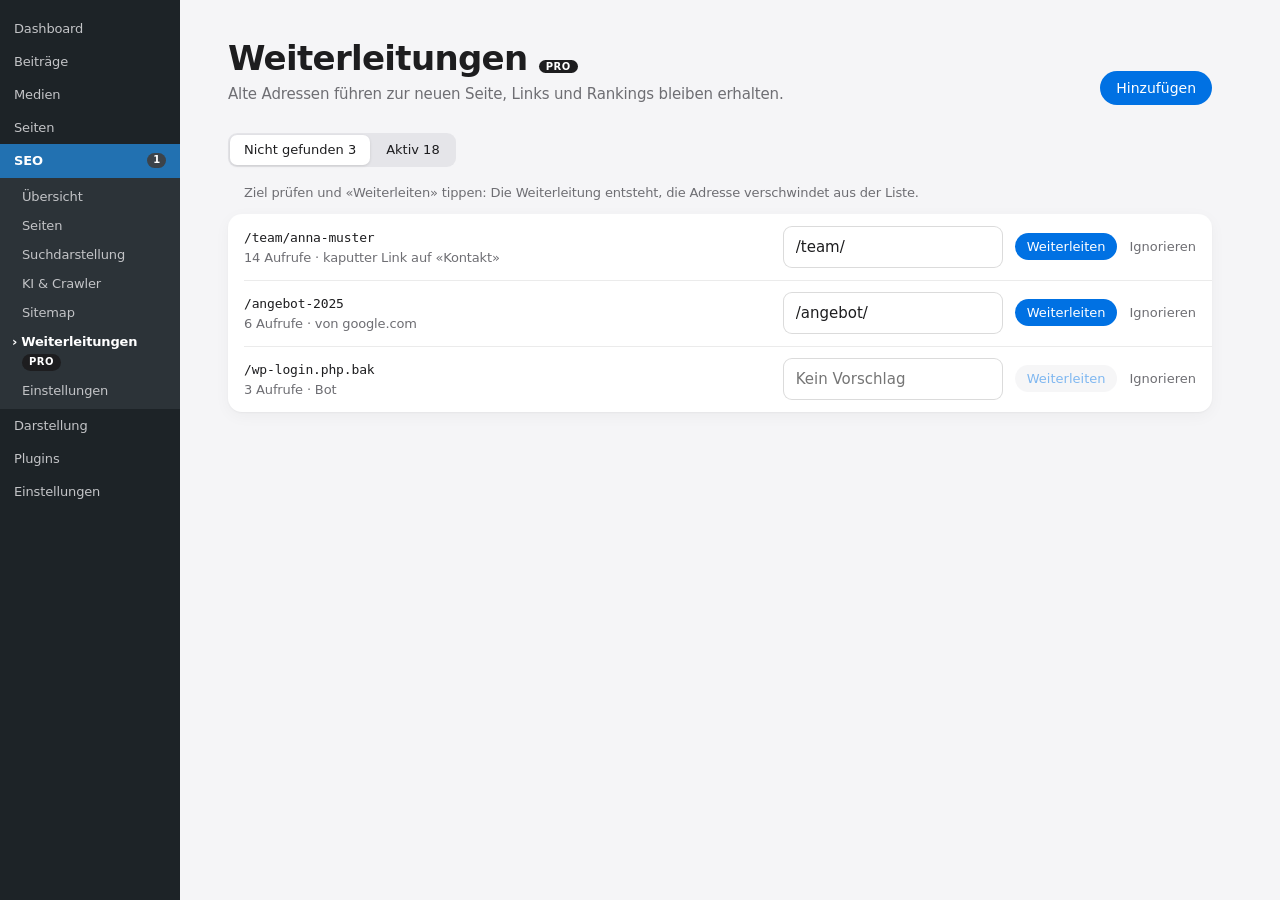
<file: docs/design/07-weiterleitungen.html>
<!doctype html>
<html lang="de-CH">
<head>
<meta charset="utf-8">
<meta name="viewport" content="width=device-width, initial-scale=1">
<title>Weiterleitungen – Mockup</title>
<link rel="stylesheet" href="assets/mockup.css">
<script src="assets/mockup.js" defer></script>
</head>
<body>
<div class="wp">
	<nav class="wp-menu" data-here="weiterleitungen" aria-label="WordPress-Menü"></nav>

	<main class="page" id="wl">
		<header class="page-head">
			<div>
				<h1>Weiterleitungen <span class="badge pro">Pro</span></h1>
				<p>Alte Adressen führen zur neuen Seite, Links und Rankings bleiben erhalten.</p>
			</div>
			<button class="btn primary">Hinzufügen</button>
		</header>

		<div class="seg" role="tablist" data-scope="wl" aria-label="Bereich">
			<button data-seg="404" aria-selected="true">Nicht gefunden 3</button>
			<button data-seg="aktiv" aria-selected="false">Aktiv 18</button>
		</div>

		<div data-panel="404">
			<p class="hint" style="margin-top:16px">Ziel prüfen und «Weiterleiten» tippen: Die Weiterleitung entsteht, die Adresse verschwindet aus der Liste.</p>
			<div class="group" style="margin-top:12px">
				<div class="row" style="flex-wrap:wrap">
					<div class="label"><span class="mono">/team/anna-muster</span><small>14 Aufrufe · kaputter Link auf «Kontakt»</small></div>
					<input type="text" value="/team/" aria-label="Ziel" style="max-width:220px">
					<button class="btn small primary">Weiterleiten</button>
					<button class="btn small plain" style="color:var(--text-2)">Ignorieren</button>
				</div>
				<div class="row" style="flex-wrap:wrap">
					<div class="label"><span class="mono">/angebot-2025</span><small>6 Aufrufe · von google.com</small></div>
					<input type="text" value="/angebot/" aria-label="Ziel" style="max-width:220px">
					<button class="btn small primary">Weiterleiten</button>
					<button class="btn small plain" style="color:var(--text-2)">Ignorieren</button>
				</div>
				<div class="row" style="flex-wrap:wrap">
					<div class="label"><span class="mono">/wp-login.php.bak</span><small>3 Aufrufe · Bot</small></div>
					<input type="text" placeholder="Kein Vorschlag" aria-label="Ziel" style="max-width:220px">
					<button class="btn small" disabled style="opacity:.5">Weiterleiten</button>
					<button class="btn small plain" style="color:var(--text-2)">Ignorieren</button>
				</div>
			</div>
		</div>

		<div data-panel="aktiv" hidden>
			<div class="group" style="margin-top:20px">
				<div class="row"><div class="label">Bei geänderter Adresse automatisch weiterleiten</div><label class="switch"><input type="checkbox" checked aria-label="Automatisch weiterleiten"><span></span></label></div>
			</div>
			<div class="group" style="margin-top:16px">
				<table class="list">
					<thead><tr><th>Alte Adresse</th><th>Ziel</th><th class="hide-s">Art</th><th class="num">Aufrufe</th></tr></thead>
					<tbody>
						<tr><td class="mono">/leistungen</td><td class="mono">/dienstleistungen/</td><td class="hide-s"><span class="badge">301</span></td><td class="num">212</td></tr>
						<tr><td class="mono">^/blog/(.*)$</td><td class="mono">/news/$1</td><td class="hide-s"><span class="badge">301 · Muster</span></td><td class="num">87</td></tr>
						<tr><td class="mono">/aktion-sommer</td><td class="mono">–</td><td class="hide-s"><span class="badge bad">410 gelöscht</span></td><td class="num">9</td></tr>
					</tbody>
				</table>
			</div>
			<p class="hint">Zeile antippen zum Ändern oder Löschen. Import aus Rank Math und Redirection unter <a href="08-einstellungen.html">Einstellungen › Umzug</a>.</p>
		</div>
	</main>
</div>
</body>
</html>
</file>
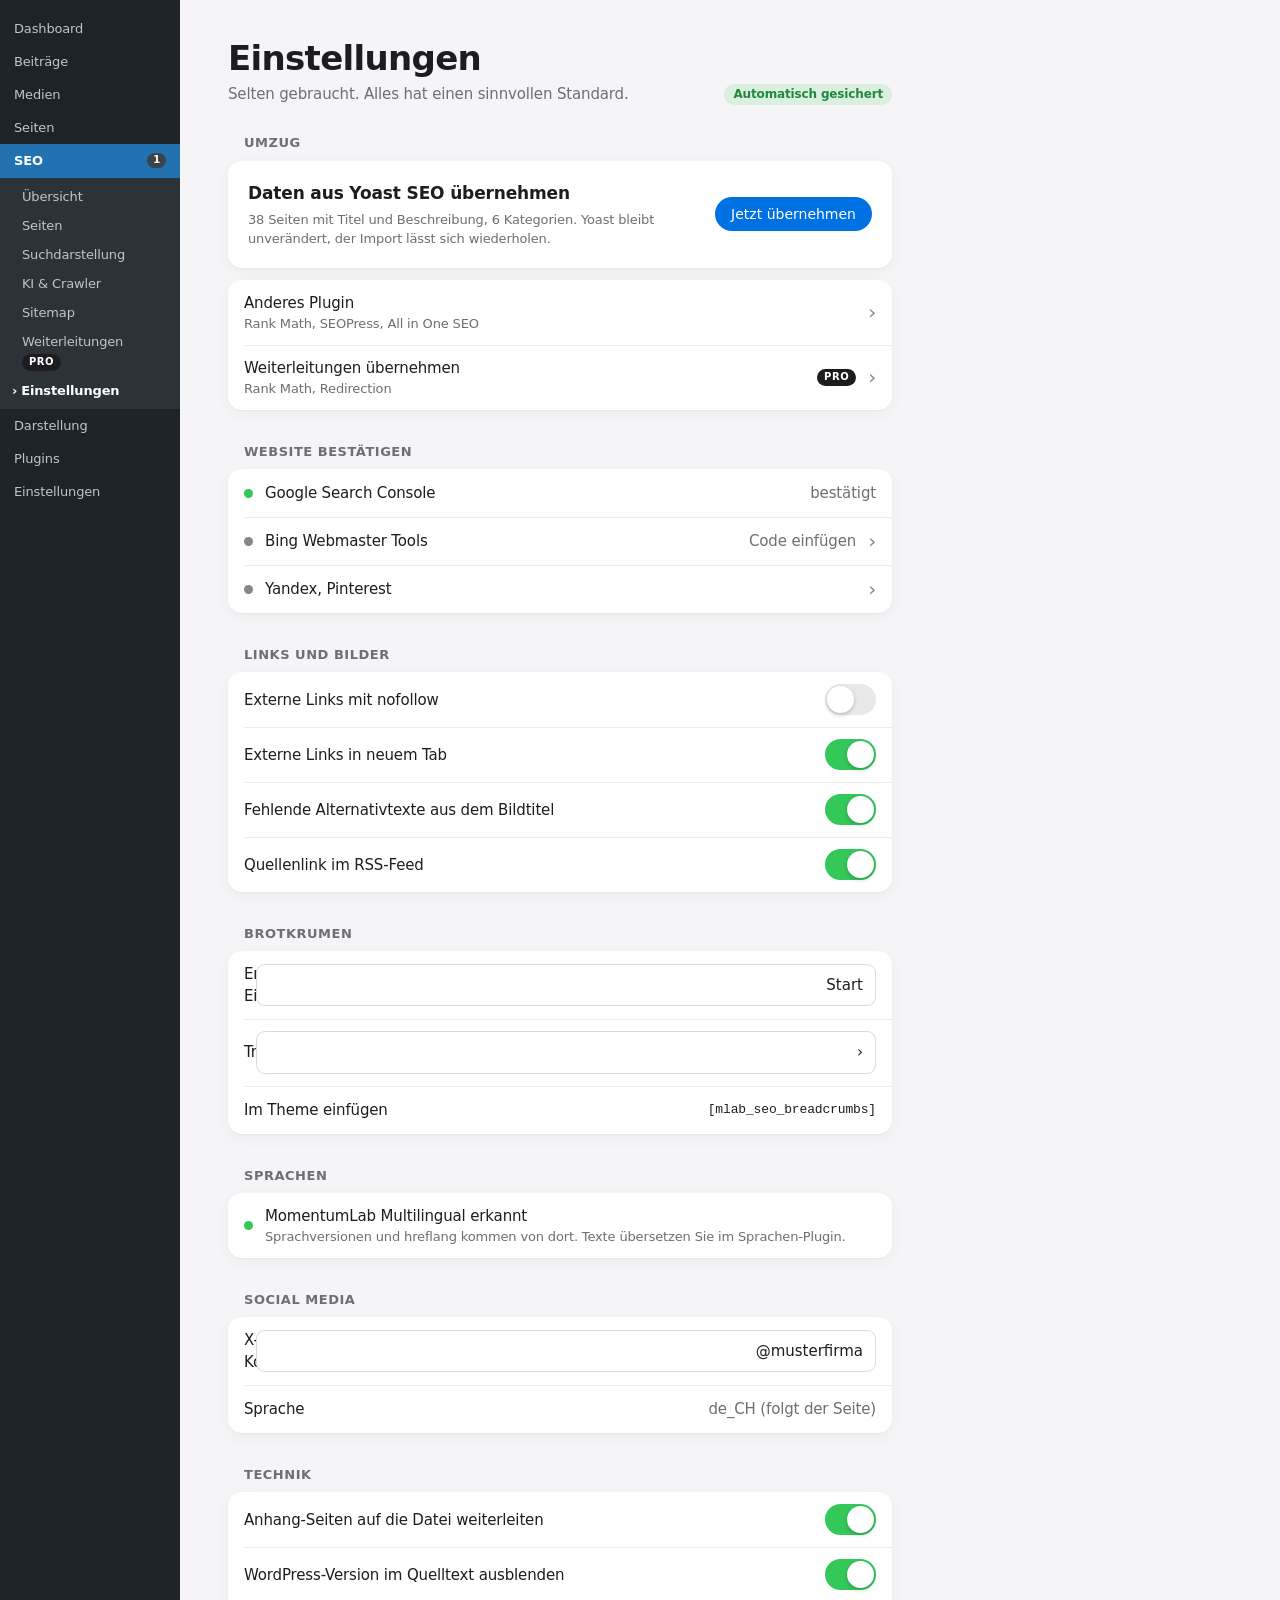
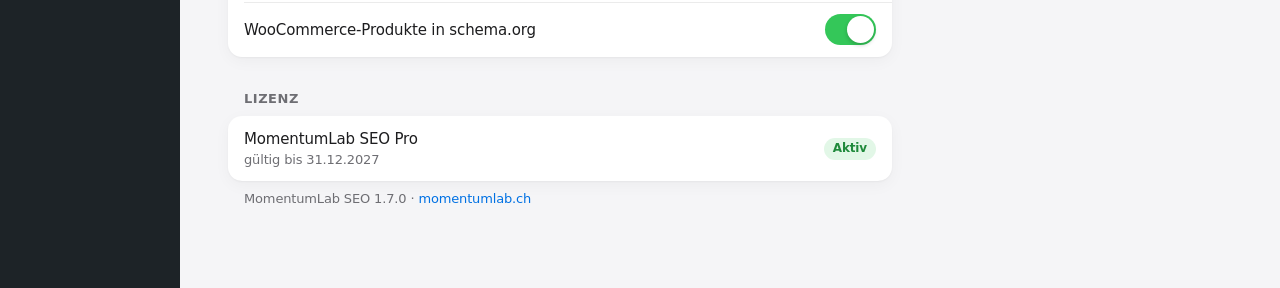
<file: docs/design/08-einstellungen.html>
<!doctype html>
<html lang="de-CH">
<head>
<meta charset="utf-8">
<meta name="viewport" content="width=device-width, initial-scale=1">
<title>SEO Einstellungen – Mockup</title>
<link rel="stylesheet" href="assets/mockup.css">
<script src="assets/mockup.js" defer></script>
</head>
<body>
<div class="wp">
	<nav class="wp-menu" data-here="einstellungen" aria-label="WordPress-Menü"></nav>

	<main class="page" style="max-width:760px">
		<header class="page-head">
			<div>
				<h1>Einstellungen</h1>
				<p>Selten gebraucht. Alles hat einen sinnvollen Standard.</p>
			</div>
			<span class="badge good">Automatisch gesichert</span>
		</header>

		<h2 class="section" style="margin-top:0">Umzug</h2>
		<div class="card" style="display:flex;gap:16px;align-items:center;flex-wrap:wrap">
			<div style="flex:1;min-width:220px">
				<h3>Daten aus Yoast SEO übernehmen</h3>
				<p class="sub">38 Seiten mit Titel und Beschreibung, 6 Kategorien. Yoast bleibt unverändert, der Import lässt sich wiederholen.</p>
			</div>
			<button class="btn primary">Jetzt übernehmen</button>
		</div>
		<div class="group" style="margin-top:12px">
			<div class="row link"><div class="label">Anderes Plugin<small>Rank Math, SEOPress, All in One SEO</small></div></div>
			<div class="row link"><div class="label">Weiterleitungen übernehmen<small>Rank Math, Redirection</small></div><span class="badge pro">Pro</span></div>
		</div>

		<h2 class="section">Website bestätigen</h2>
		<div class="group">
			<div class="row"><span class="dot good"></span><div class="label">Google Search Console</div><span class="value">bestätigt</span></div>
			<div class="row link"><span class="dot"></span><div class="label">Bing Webmaster Tools</div><span class="value">Code einfügen</span></div>
			<div class="row link"><span class="dot"></span><div class="label">Yandex, Pinterest</div></div>
		</div>

		<h2 class="section">Links und Bilder</h2>
		<div class="group">
			<div class="row"><div class="label">Externe Links mit nofollow</div><label class="switch"><input type="checkbox" aria-label="nofollow"><span></span></label></div>
			<div class="row"><div class="label">Externe Links in neuem Tab</div><label class="switch"><input type="checkbox" checked aria-label="Neuer Tab"><span></span></label></div>
			<div class="row"><div class="label">Fehlende Alternativtexte aus dem Bildtitel</div><label class="switch"><input type="checkbox" checked aria-label="Alternativtexte"><span></span></label></div>
			<div class="row"><div class="label">Quellenlink im RSS-Feed</div><label class="switch"><input type="checkbox" checked aria-label="RSS"><span></span></label></div>
		</div>

		<h2 class="section">Brotkrumen</h2>
		<div class="group">
			<div class="row"><div class="label">Erster Eintrag</div><input class="inline-input" type="text" value="Start" aria-label="Erster Eintrag"></div>
			<div class="row"><div class="label">Trennzeichen</div><input class="inline-input" type="text" value="›" aria-label="Trennzeichen"></div>
			<div class="row"><div class="label">Im Theme einfügen</div><code>[mlab_seo_breadcrumbs]</code></div>
		</div>

		<h2 class="section">Sprachen</h2>
		<div class="group">
			<div class="row"><span class="dot good"></span><div class="label">MomentumLab Multilingual erkannt<small>Sprachversionen und hreflang kommen von dort. Texte übersetzen Sie im Sprachen-Plugin.</small></div></div>
		</div>

		<h2 class="section">Social Media</h2>
		<div class="group">
			<div class="row"><div class="label">X-Konto</div><input class="inline-input" type="text" value="@musterfirma" aria-label="X-Konto"></div>
			<div class="row"><div class="label">Sprache</div><span class="value">de_CH (folgt der Seite)</span></div>
		</div>

		<h2 class="section">Technik</h2>
		<div class="group">
			<div class="row"><div class="label">Anhang-Seiten auf die Datei weiterleiten</div><label class="switch"><input type="checkbox" checked aria-label="Anhang-Seiten"><span></span></label></div>
			<div class="row"><div class="label">WordPress-Version im Quelltext ausblenden</div><label class="switch"><input type="checkbox" checked aria-label="Generator"><span></span></label></div>
			<div class="row"><div class="label">WooCommerce-Produkte in schema.org</div><label class="switch"><input type="checkbox" checked aria-label="WooCommerce"><span></span></label></div>
		</div>

		<h2 class="section">Lizenz</h2>
		<div class="group">
			<div class="row"><div class="label">MomentumLab SEO Pro<small>gültig bis 31.12.2027</small></div><span class="badge good">Aktiv</span></div>
		</div>
		<p class="hint">MomentumLab SEO 1.7.0 · <a href="#">momentumlab.ch</a></p>
	</main>
</div>
</body>
</html>
</file>
<file: docs/design/assets/mockup.css>
/* MomentumLab SEO – Redesign-Mockups. Statisch, nur zur Abstimmung. */

:root {
	--bg: #f5f5f7;
	--card: #fff;
	--text: #1d1d1f;
	--text-2: #6e6e73;
	--text-3: #86868b;
	--sep: rgba(0, 0, 0, .08);
	--fill: rgba(118, 118, 128, .12);
	--blue: #0071e3;
	--blue-soft: rgba(0, 113, 227, .1);
	--good: #1f8a3b;
	--good-dot: #34c759;
	--ok: #b25e00;
	--ok-dot: #ff9f0a;
	--bad: #d70015;
	--bad-dot: #ff3b30;
	--radius: 14px;
	--radius-s: 9px;
	--shadow: 0 1px 2px rgba(0, 0, 0, .04), 0 4px 16px rgba(0, 0, 0, .04);
	--wp-bar: #1d2327;
	--font: -apple-system, BlinkMacSystemFont, "SF Pro Text", "Helvetica Neue", "Inter", system-ui, sans-serif;
	--mono: ui-monospace, "SF Mono", Menlo, Consolas, monospace;
}

* { box-sizing: border-box; }

body {
	margin: 0;
	background: var(--bg);
	color: var(--text);
	font: 15px/1.47 var(--font);
	-webkit-font-smoothing: antialiased;
	letter-spacing: -.01em;
}

a { color: var(--blue); text-decoration: none; }
a:hover { text-decoration: underline; }
code, .mono { font-family: var(--mono); font-size: 13px; }

/* WordPress-Rahmen (vereinfacht) ------------------------------------- */

.wp { display: grid; grid-template-columns: 180px 1fr; min-height: 100vh; }
.wp-menu { background: var(--wp-bar); color: #c3c4c7; font-size: 13px; padding: 12px 0; }
.wp-menu a { display: block; color: inherit; padding: 7px 14px; text-decoration: none; }
.wp-menu a:hover { color: #72aee6; }
.wp-menu .is-current { background: #2271b1; color: #fff; font-weight: 600; }
.wp-menu .sub { background: #2c3338; padding: 4px 0; }
.wp-menu .sub a { padding: 5px 14px 5px 22px; }
.wp-menu .sub a.is-here { color: #fff; font-weight: 600; }
.wp-menu .sub a.is-here::before { content: "›"; margin-left: -10px; margin-right: 4px; }
.wp-menu .click { float: right; font-size: 10px; background: #3c434a; color: #fff; border-radius: 8px; padding: 0 6px; margin-top: 2px; }

/* Seite -------------------------------------------------------------- */

.page { padding: 40px 48px 80px; max-width: 1080px; width: 100%; }
.page-head { display: flex; align-items: flex-end; justify-content: space-between; gap: 16px; margin-bottom: 28px; flex-wrap: wrap; }
.page-head h1 { font-size: 34px; line-height: 1.1; font-weight: 700; letter-spacing: -.02em; margin: 0; }
.page-head p { margin: 6px 0 0; color: var(--text-2); }

h2.section { font-size: 13px; font-weight: 600; text-transform: uppercase; letter-spacing: .04em; color: var(--text-2); margin: 32px 0 8px 16px; }
.hint { color: var(--text-2); font-size: 13px; margin: 8px 16px 0; }

.grid { display: grid; gap: 16px; }
.grid-2 { grid-template-columns: repeat(2, minmax(0, 1fr)); }
.grid-3 { grid-template-columns: repeat(3, minmax(0, 1fr)); }

/* Karten und gruppierte Listen (wie Systemeinstellungen) */

.card { background: var(--card); border-radius: var(--radius); box-shadow: var(--shadow); padding: 20px; }
.card h3 { font-size: 17px; font-weight: 600; margin: 0 0 4px; }
.card .sub { color: var(--text-2); font-size: 13px; margin: 0; }

.group { background: var(--card); border-radius: var(--radius); box-shadow: var(--shadow); overflow: hidden; }
.row { display: flex; align-items: center; gap: 12px; padding: 12px 16px; min-height: 48px; position: relative; }
.row + .row::before { content: ""; position: absolute; top: 0; left: 16px; right: 0; border-top: 1px solid var(--sep); }
.row .label { flex: 1; min-width: 0; }
.row .label small { display: block; color: var(--text-2); font-size: 13px; }
.row .value { color: var(--text-2); }
.row.link { cursor: pointer; }
.row.link:hover { background: rgba(0, 0, 0, .02); }
.row.link::after { content: "›"; color: var(--text-3); font-size: 20px; line-height: 1; }
.row.stack { flex-direction: column; align-items: stretch; }

/* Status */

.dot { width: 9px; height: 9px; border-radius: 50%; flex: none; display: inline-block; background: var(--text-3); }
.dot.good { background: var(--good-dot); }
.dot.ok { background: var(--ok-dot); }
.dot.bad { background: var(--bad-dot); }
.badge { display: inline-flex; align-items: center; gap: 5px; font-size: 12px; font-weight: 600; padding: 2px 9px; border-radius: 999px; background: var(--fill); color: var(--text-2); white-space: nowrap; }
.badge.good { background: rgba(52, 199, 89, .14); color: var(--good); }
.badge.ok { background: rgba(255, 159, 10, .16); color: var(--ok); }
.badge.bad { background: rgba(255, 59, 48, .12); color: var(--bad); }
.badge.pro { background: var(--text); color: #fff; font-size: 10px; letter-spacing: .05em; text-transform: uppercase; padding: 1px 7px; }

/* Bedienelemente */

.btn { display: inline-flex; align-items: center; justify-content: center; gap: 6px; font: inherit; font-size: 14px; font-weight: 500; border: 0; border-radius: 999px; padding: 7px 16px; cursor: pointer; background: var(--fill); color: var(--blue); white-space: nowrap; text-decoration: none; }
.btn:hover { text-decoration: none; filter: brightness(.97); }
.btn.primary { background: var(--blue); color: #fff; }
.btn.small { font-size: 13px; padding: 4px 12px; }
.btn.plain { background: none; padding-left: 0; padding-right: 0; }
.btn:focus-visible, .seg button:focus-visible, .switch input:focus-visible + span, input:focus-visible, textarea:focus-visible, select:focus-visible { outline: 3px solid rgba(0, 113, 227, .45); outline-offset: 2px; }

.seg { display: inline-flex; background: var(--fill); border-radius: 9px; padding: 2px; gap: 2px; flex-wrap: wrap; }
.seg button { font: inherit; font-size: 13px; font-weight: 500; border: 0; background: none; color: var(--text); padding: 5px 14px; border-radius: 7px; cursor: pointer; }
.seg button[aria-selected="true"] { background: var(--card); box-shadow: 0 1px 3px rgba(0, 0, 0, .12); }

.switch { position: relative; width: 51px; height: 31px; flex: none; }
.switch input { position: absolute; opacity: 0; width: 100%; height: 100%; margin: 0; cursor: pointer; z-index: 1; }
.switch span { position: absolute; inset: 0; background: rgba(120, 120, 128, .16); border-radius: 999px; transition: background .2s; }
.switch span::after { content: ""; position: absolute; top: 2px; left: 2px; width: 27px; height: 27px; border-radius: 50%; background: #fff; box-shadow: 0 2px 4px rgba(0, 0, 0, .2); transition: transform .2s; }
.switch input:checked + span { background: var(--good-dot); }
.switch input:checked + span::after { transform: translateX(20px); }

.field { display: block; margin-bottom: 18px; }
.field > span { display: flex; justify-content: space-between; font-size: 13px; font-weight: 600; margin-bottom: 6px; }
.field > span em { font-style: normal; font-weight: 400; color: var(--text-2); font-variant-numeric: tabular-nums; }
input[type="text"], input[type="url"], textarea, select {
	width: 100%; font: inherit; color: var(--text); background: var(--card);
	border: 1px solid rgba(0, 0, 0, .14); border-radius: var(--radius-s); padding: 9px 12px;
}
textarea { resize: vertical; min-height: 76px; }
.inline-input { border: 0; background: none; text-align: right; color: var(--text-2); padding: 0; width: auto; }

.meter { height: 4px; border-radius: 2px; background: var(--fill); margin-top: 6px; overflow: hidden; }
.meter i { display: block; height: 100%; border-radius: 2px; background: var(--good-dot); transition: width .2s, background .2s; }

/* Kennzahlen */

.score { display: flex; align-items: center; gap: 20px; }
.ring { --p: 82; width: 96px; height: 96px; border-radius: 50%; flex: none; display: grid; place-items: center;
	background: radial-gradient(closest-side, var(--card) 79%, transparent 80% 100%), conic-gradient(var(--good-dot) calc(var(--p) * 1%), var(--fill) 0); }
.ring b { font-size: 28px; font-weight: 700; letter-spacing: -.02em; }
.stat b { display: block; font-size: 28px; font-weight: 700; letter-spacing: -.02em; font-variant-numeric: tabular-nums; }
.stat span { color: var(--text-2); font-size: 13px; }

.chips { display: flex; flex-wrap: wrap; gap: 8px; }
.chip { display: inline-flex; align-items: center; gap: 6px; background: var(--card); box-shadow: var(--shadow); border-radius: 999px; padding: 7px 14px; font-size: 13px; font-weight: 500; color: var(--text); }
.chip:hover { text-decoration: none; color: var(--blue); }

/* Tabelle der Seiten */

.list { width: 100%; border-collapse: collapse; font-size: 14px; }
.list th { text-align: left; font-size: 12px; font-weight: 600; color: var(--text-2); padding: 10px 16px; border-bottom: 1px solid var(--sep); }
.list td { padding: 12px 16px; border-bottom: 1px solid var(--sep); vertical-align: middle; }
.list tr:last-child td { border-bottom: 0; }
.list tbody tr { cursor: pointer; }
.list tbody tr:hover { background: rgba(0, 113, 227, .04); }
.list .t { font-weight: 500; }
.list .d { color: var(--text-2); font-size: 13px; display: -webkit-box; -webkit-line-clamp: 1; -webkit-box-orient: vertical; overflow: hidden; }
.list .num { font-variant-numeric: tabular-nums; text-align: right; }
.toolbar { display: flex; gap: 12px; align-items: center; justify-content: space-between; flex-wrap: wrap; margin-bottom: 14px; }
.search { flex: 1; max-width: 320px; background: var(--fill); border: 0; border-radius: 9px; padding: 8px 12px 8px 32px; font: inherit; font-size: 14px;
	background-image: url("data:image/svg+xml,%3Csvg xmlns='http://www.w3.org/2000/svg' width='14' height='14' viewBox='0 0 20 20'%3E%3Cpath fill='%2386868b' d='M8.5 2a6.5 6.5 0 0 1 5.2 10.4l4 4-1.3 1.3-4-4A6.5 6.5 0 1 1 8.5 2Zm0 2a4.5 4.5 0 1 0 0 9 4.5 4.5 0 0 0 0-9Z'/%3E%3C/svg%3E");
	background-repeat: no-repeat; background-position: 11px center; }

/* Sheet (Bearbeiten-Bereich von rechts) */

.scrim { position: fixed; inset: 0; background: rgba(0, 0, 0, .25); opacity: 0; pointer-events: none; transition: opacity .25s; z-index: 10; }
.sheet { position: fixed; top: 0; right: 0; bottom: 0; width: min(920px, 100%); background: var(--bg); z-index: 11; transform: translateX(100%); transition: transform .3s cubic-bezier(.2, .8, .2, 1); display: flex; flex-direction: column; box-shadow: -8px 0 32px rgba(0, 0, 0, .12); }
.is-open .scrim { opacity: 1; pointer-events: auto; }
.is-open .sheet { transform: none; }
.sheet-head { display: flex; align-items: center; justify-content: space-between; gap: 12px; padding: 14px 20px; background: rgba(245, 245, 247, .85); backdrop-filter: saturate(180%) blur(20px); border-bottom: 1px solid var(--sep); }
.sheet-head h2 { font-size: 17px; margin: 0; }
.sheet-body { overflow: auto; padding: 24px; display: grid; grid-template-columns: minmax(0, 1fr) minmax(0, 1fr); gap: 24px; align-content: start; }
@media (prefers-reduced-motion: reduce) { .sheet, .scrim, .switch span, .switch span::after { transition: none; } }

/* Vorschauen */

.serp { font-family: Arial, sans-serif; letter-spacing: 0; }
.serp .site { display: flex; align-items: center; gap: 10px; font-size: 14px; color: #202124; }
.serp .fav { width: 28px; height: 28px; border-radius: 50%; background: #e8f0fe; display: grid; place-items: center; font-size: 12px; font-weight: 700; color: var(--blue); }
.serp .crumb { color: #4d5156; font-size: 12px; }
.serp .title { color: #1a0dab; font-size: 20px; line-height: 1.3; margin: 6px 0 3px; }
.serp .desc { color: #4d5156; font-size: 14px; line-height: 1.58; }
.serp .desc .date { color: #70757a; }

.og { border: 1px solid #dadde1; border-radius: 10px; overflow: hidden; font-family: Helvetica, Arial, sans-serif; letter-spacing: 0; background: #fff; }
.og .img { aspect-ratio: 1.91 / 1; background: linear-gradient(135deg, #2b5876, #4e4376); display: grid; place-items: center; color: rgba(255, 255, 255, .85); font-size: 22px; font-weight: 700; }
.og .meta { padding: 10px 12px; background: #f0f2f5; }
.og .host { font-size: 12px; color: #65676b; text-transform: uppercase; }
.og .ttl { font-size: 16px; font-weight: 600; color: #050505; margin: 2px 0; }
.og .dsc { font-size: 14px; color: #65676b; }

.checks { list-style: none; margin: 0; padding: 0; }
.checks li { display: flex; gap: 10px; align-items: baseline; padding: 6px 0; font-size: 14px; }
.checks li .dot { transform: translateY(-1px); }

.code { font-family: var(--mono); font-size: 12.5px; line-height: 1.6; background: #1d1d1f; color: #f5f5f7; border-radius: var(--radius-s); padding: 14px 16px; white-space: pre-wrap; overflow: auto; }
.code .c { color: #8e8e93; }
.code .k { color: #64d2ff; }
.code .g { color: #30d158; }
.code .r { color: #ff6961; }

/* Editor-Mockup */

.editor { display: grid; grid-template-columns: 1fr 340px; grid-template-rows: 60px 1fr; min-height: 100vh; background: #fff; }
.editor-top { grid-column: 1 / -1; display: flex; align-items: center; justify-content: space-between; height: 60px; padding: 0 16px; border-bottom: 1px solid #e0e0e0; }
.editor-canvas { padding: 60px 10%; color: #1e1e1e; }
.editor-canvas h1 { font-size: 40px; margin: 0 0 24px; }
.editor-canvas p { font-size: 18px; color: #3c3c3c; }
.editor-side { border-left: 1px solid #e0e0e0; background: #fff; overflow: auto; }
.editor-side .side-tabs { display: flex; border-bottom: 1px solid #e0e0e0; }
.editor-side .side-tabs span { padding: 14px 16px; font-size: 13px; font-weight: 500; color: #757575; }
.editor-side .side-tabs span.on { color: #1e1e1e; box-shadow: inset 0 -2px 0 #1e1e1e; }
.panel { border-bottom: 1px solid #e0e0e0; padding: 16px; }
.panel h4 { margin: 0 0 12px; font-size: 13px; font-weight: 600; display: flex; justify-content: space-between; align-items: center; }
.icon-btn { width: 36px; height: 36px; border-radius: 8px; border: 0; background: none; display: grid; place-items: center; cursor: pointer; }
.icon-btn.on { background: #1e1e1e; color: #fff; }

/* Übersichtsseite der Mockups */

.gallery { display: grid; grid-template-columns: repeat(auto-fill, minmax(280px, 1fr)); gap: 16px; }
.gallery a.card { color: var(--text); display: block; transition: transform .15s; }
.gallery a.card:hover { text-decoration: none; transform: translateY(-2px); }
.path { display: inline-flex; flex-wrap: wrap; gap: 4px; align-items: center; font-size: 13px; }
.path span { background: var(--fill); border-radius: 6px; padding: 1px 8px; }
.path i { color: var(--text-3); font-style: normal; }

/* Mobil: einhändig bedienbar ------------------------------------------ */

@media (max-width: 900px) {
	.wp { grid-template-columns: 1fr; }
	.wp-menu { display: flex; overflow-x: auto; padding: 0; position: sticky; top: 0; z-index: 5; }
	.wp-menu > a:not(.is-current) { display: none; }
	.wp-menu .sub { display: flex; background: none; padding: 0; }
	.wp-menu .sub a { padding: 12px; white-space: nowrap; }
	.wp-menu .click { display: none; }
	.page { padding: 24px 16px 64px; }
	.page-head h1 { font-size: 28px; }
	.grid-2, .grid-3 { grid-template-columns: 1fr; }
	.card.grid-2 { grid-template-columns: 1fr 1fr; }
	.sheet-body { grid-template-columns: 1fr; padding: 16px; }
	.list .hide-s { display: none; }
	.editor { grid-template-columns: 1fr; }
	.editor-canvas { display: none; }
}
</file>
